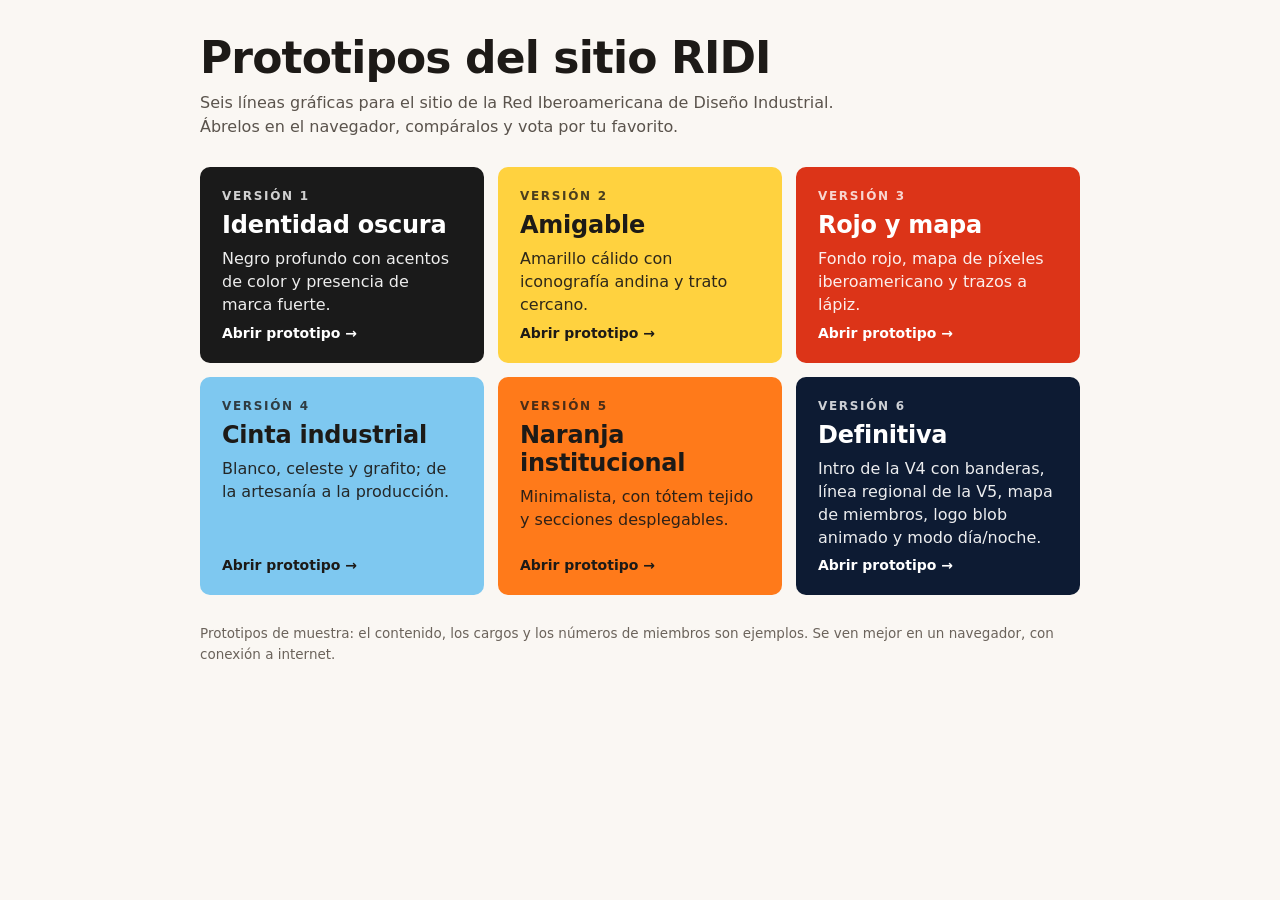
<file: index.html>
<!doctype html><html lang="es"><head><meta charset="utf-8"><meta name="viewport" content="width=device-width,initial-scale=1"><meta name="robots" content="noindex"><title>Prototipos RIDI</title>
<style>*{box-sizing:border-box}body{margin:0;font-family:system-ui,-apple-system,"Segoe UI",sans-serif;background:#faf7f3;color:#1d1a17;padding:32px 16px 56px}
main{max-width:880px;margin:0 auto}h1{font-size:clamp(28px,6vw,44px);margin:0 0 8px;letter-spacing:-.02em}p.l{color:#5a534c;margin:0 0 28px;max-width:40em;line-height:1.5}
.g{display:grid;gap:14px;grid-template-columns:repeat(auto-fit,minmax(250px,1fr))}
.c{display:flex;flex-direction:column;gap:8px;padding:22px;border-radius:10px;background:var(--bg);color:var(--fg);text-decoration:none;min-height:190px;transition:transform .2s}.c:hover{transform:translateY(-3px)}
.v{font-size:12px;letter-spacing:.14em;text-transform:uppercase;font-weight:700;opacity:.8}.c b{font-size:24px;letter-spacing:-.01em}.d{line-height:1.45;opacity:.92}.go{margin-top:auto;font-weight:700;font-size:14px}
.n{margin-top:28px;font-size:13.5px;color:#6b635b;line-height:1.5}</style></head><body><main>
<h1>Prototipos del sitio RIDI</h1><p class="l">Seis líneas gráficas para el sitio de la Red Iberoamericana de Diseño Industrial. Ábrelos en el navegador, compáralos y vota por tu favorito.</p>
<div class="g">
<a class="c" href="v1/" style="--bg:#1A1A1A;--fg:#fff"><span class="v">Versión 1</span><b>Identidad oscura</b><span class="d">Negro profundo con acentos de color y presencia de marca fuerte.</span><span class="go">Abrir prototipo →</span></a>
<a class="c" href="v2/" style="--bg:#FFD23F;--fg:#1D1A17"><span class="v">Versión 2</span><b>Amigable</b><span class="d">Amarillo cálido con iconografía andina y trato cercano.</span><span class="go">Abrir prototipo →</span></a>
<a class="c" href="v3/" style="--bg:#DC3418;--fg:#fff"><span class="v">Versión 3</span><b>Rojo y mapa</b><span class="d">Fondo rojo, mapa de píxeles iberoamericano y trazos a lápiz.</span><span class="go">Abrir prototipo →</span></a>
<a class="c" href="v4/" style="--bg:#7EC8F0;--fg:#1D1A17"><span class="v">Versión 4</span><b>Cinta industrial</b><span class="d">Blanco, celeste y grafito; de la artesanía a la producción.</span><span class="go">Abrir prototipo →</span></a>
<a class="c" href="v5/" style="--bg:#FF7A1A;--fg:#1D1A17"><span class="v">Versión 5</span><b>Naranja institucional</b><span class="d">Minimalista, con tótem tejido y secciones desplegables.</span><span class="go">Abrir prototipo →</span></a>
<a class="c" href="v6/" style="--bg:#0D1B33;--fg:#fff"><span class="v">Versión 6</span><b>Definitiva</b><span class="d">Intro de la V4 con banderas, línea regional de la V5, mapa de miembros, logo blob animado y modo día/noche.</span><span class="go">Abrir prototipo →</span></a>
</div><p class="n">Prototipos de muestra: el contenido, los cargos y los números de miembros son ejemplos. Se ven mejor en un navegador, con conexión a internet.</p></main></body></html>
</file>
